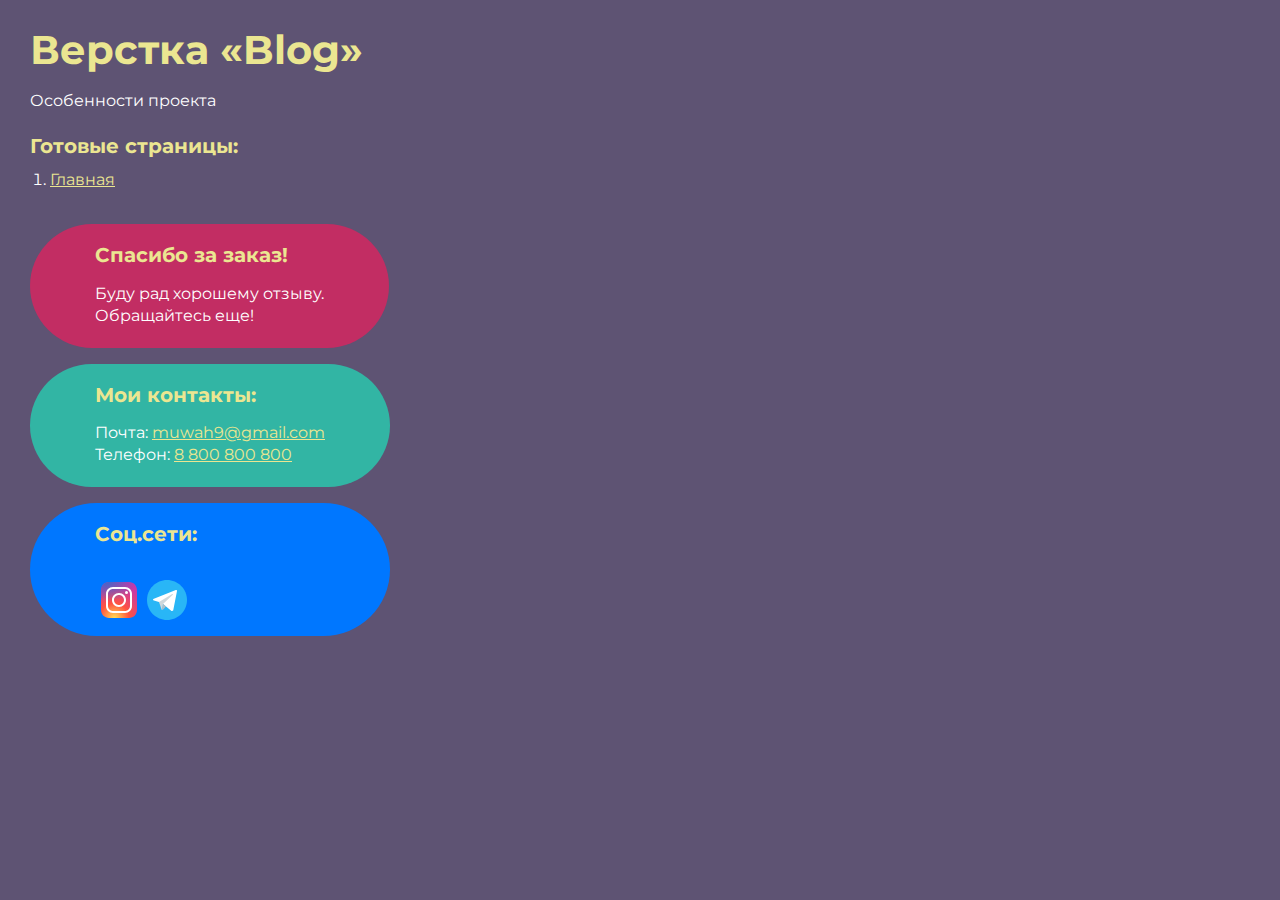
<file: index.html>
<!DOCTYPE html>
<html>

<head>
	<meta charset="UTF-8">
	<meta content="width=device-width, initial-scale=1.0" name="viewport">
	<title>Верстка «Blog»</title>
</head>

<body>
	<div class="rootpage">
		<h1>Верстка «Blog»</h1>
		<div class="rootpage__info">
			Особенности проекта
		</div>
		<h2>Готовые страницы:</h2>
		<ol class="rootpage__list">
			<li><a href="home.html" target="_blank">Главная</a></li>
		</ol>
		<div class="rootpage__tnx">
			<h2>Спасибо за заказ!</h2>
			<p>Буду рад хорошему отзыву.</p>
			<p>Обращайтесь еще!</p>
		</div>
		<div class="rootpage__contacts">
			<h2>Мои контакты:</h2>
			<p>Почта: <a href="mailto:muwah9@gmail.com">muwah9@gmail.com</a></p>
			<p>Телефон: <a href="tel:8800800800">8 800 800 800</a></p>
		</div>
		<div class="rootpage__soc-list">
			<h2>Соц.сети:</h2>
			<ul class="rootpage__socials">
				<li class="rootpage__socials-item">
					<a class="soc-icon" href="https://www.instagram.com/m.ssoldatkin">
						<svg height="48px" viewBox="0 0 48 48" width="48px" xmlns="http://www.w3.org/2000/svg">
							<radialGradient cx="19.38" cy="42.035" gradientUnits="userSpaceOnUse" id="yOrnnhliCrdS2gy~4tD8ma" r="44.899">
								<stop offset="0" stop-color="#fd5" />
								<stop offset=".328" stop-color="#ff543f" />
								<stop offset=".348" stop-color="#fc5245" />
								<stop offset=".504" stop-color="#e64771" />
								<stop offset=".643" stop-color="#d53e91" />
								<stop offset=".761" stop-color="#cc39a4" />
								<stop offset=".841" stop-color="#c837ab" />
							</radialGradient>
							<path d="M34.017,41.99l-20,0.019c-4.4,0.004-8.003-3.592-8.008-7.992l-0.019-20	c-0.004-4.4,3.592-8.003,7.992-8.008l20-0.019c4.4-0.004,8.003,3.592,8.008,7.992l0.019,20	C42.014,38.383,38.417,41.986,34.017,41.99z" fill="url(#yOrnnhliCrdS2gy~4tD8ma)" />
							<radialGradient cx="11.786" cy="5.54" gradientTransform="matrix(1 0 0 .6663 0 1.849)" gradientUnits="userSpaceOnUse" id="yOrnnhliCrdS2gy~4tD8mb" r="29.813">
								<stop offset="0" stop-color="#4168c9" />
								<stop offset=".999" stop-color="#4168c9" stop-opacity="0" />
							</radialGradient>
							<path d="M34.017,41.99l-20,0.019c-4.4,0.004-8.003-3.592-8.008-7.992l-0.019-20	c-0.004-4.4,3.592-8.003,7.992-8.008l20-0.019c4.4-0.004,8.003,3.592,8.008,7.992l0.019,20	C42.014,38.383,38.417,41.986,34.017,41.99z" fill="url(#yOrnnhliCrdS2gy~4tD8mb)" />
							<path d="M24,31c-3.859,0-7-3.14-7-7s3.141-7,7-7s7,3.14,7,7S27.859,31,24,31z M24,19c-2.757,0-5,2.243-5,5	s2.243,5,5,5s5-2.243,5-5S26.757,19,24,19z" fill="#fff" />
							<circle cx="31.5" cy="16.5" fill="#fff" r="1.5" />
							<path d="M30,37H18c-3.859,0-7-3.14-7-7V18c0-3.86,3.141-7,7-7h12c3.859,0,7,3.14,7,7v12	C37,33.86,33.859,37,30,37z M18,13c-2.757,0-5,2.243-5,5v12c0,2.757,2.243,5,5,5h12c2.757,0,5-2.243,5-5V18c0-2.757-2.243-5-5-5H18z" fill="#fff" />
						</svg>
					</a>
				</li>
				<li class="rootpage__socials-item">
					<a class="soc-icon" href="https://t.me/mikhail_soldatkin">
						<svg height="48px" viewBox="0 0 48 48" width="48px" xmlns="http://www.w3.org/2000/svg">
							<path d="M24,4C13,4,4,13,4,24s9,20,20,20s20-9,20-20S35,4,24,4z" fill="#29b6f6" />
							<path d="M34,15l-3.7,19.1c0,0-0.2,0.9-1.2,0.9c-0.6,0-0.9-0.3-0.9-0.3L20,28l-4-2l-5.1-1.4c0,0-0.9-0.3-0.9-1	c0-0.6,0.9-0.9,0.9-0.9l21.3-8.5c0,0,0.7-0.2,1.1-0.2c0.3,0,0.6,0.1,0.6,0.5C34,14.8,34,15,34,15z" fill="#fff" />
							<path d="M23,30.5l-3.4,3.4c0,0-0.1,0.1-0.3,0.1c-0.1,0-0.1,0-0.2,0l1-6L23,30.5z" fill="#b0bec5" />
							<path d="M29.9,18.2c-0.2-0.2-0.5-0.3-0.7-0.1L16,26c0,0,2.1,5.9,2.4,6.9c0.3,1,0.6,1,0.6,1l1-6l9.8-9.1	C30,18.7,30.1,18.4,29.9,18.2z" fill="#cfd8dc" />
						</svg>
					</a>
				</li>
			</ul>
		</div>
	</div>
</body>
<style>
	@charset "UTF-8";
	@import url("https://fonts.googleapis.com/css?family=Montserrat:regular,700&display=swap");

	*,
	*::before,
	*::after {
		padding: 0px;
		margin: 0px;
		border: 0px;
		box-sizing: border-box;
	}

	html,
	body {
		height: 100%;
		margin: 0;
		padding: 0;
		min-width: 320px;
		width: 100%;
		color: #fff;
		background-color: #5e5373;
	}

	body {
		font-family: Montserrat;
		font-size: 100%;
		line-height: 1;
		font-size: 1rem;
	}

	a {
		text-decoration: underline;
		color: #ebe691
	}

	a:visited {
		text-decoration: underline;
		color: #aaa768;
	}

	a:hover {
		text-decoration: none;
	}

	ul li {
		list-style: none;
	}

	img {
		vertical-align: top;
	}

	.wrapper {
		width: 100%;
		min-height: 100%;
		overflow: hidden;
	}

	.rootpage {
		padding: 30px;
		display: flex;
		flex-direction: column;
		align-items: flex-start;
	}

	@media (max-width: 767px) {
		.rootpage {
			padding: 30px 15px;
		}
	}

	h1 {
		color: #ebe691;
		font-size: 2.5rem;
		margin: 0px 0px 1.25rem 0px;
	}

	@media (max-width: 767px) {
		h1 {
			font-size: 1.85rem;
			margin: 0px 0px 1.25rem 0px;
		}
	}

	h2 {
		color: #ebe691;
		font-size: 1.25rem;
		margin: 0px 0px 1rem 0px;
	}

	@media (max-width: 767px) {
		h2 {
			font-size: 1.125rem;
			margin: 0px 0px 1rem 0px;
		}
	}

	.rootpage__info {
		line-height: 140%;
		margin: 0px 0px 1.5rem 0px;
	}

	.rootpage__list {
		margin: 0px 0px 2.25rem 1.25rem;
	}

	.rootpage__list li:not(:last-child) {
		margin: 0px 0px 15px 0px;
	}

	.rootpage__contacts,
	.rootpage__tnx,
	.rootpage__soc-list {
		border-radius: 200px;
		padding: 20px 65px;
		line-height: 140%;
	}

	.rootpage__soc-list {
		background: #0077ff;
		width: 360px;
		max-width: 360px;
		min-width: 200px;
		margin: 1rem 0 0 0;
	}

	@media (max-width: 767px) {

		.rootpage__contacts,
		.rootpage__tnx,
		.rootpage__soc-list {
			border-radius: 40px;
			padding: 20px;
		}

		.rootpage__soc-list {
			width: 270px;
		}
	}

	.rootpage__contacts {
		background: #32b5a4;

	}

	.rootpage__contacts a {
		color: #ebe691;
	}

	.rootpage__tnx {
		background: #c22d63;
		margin: 0px 0px 1rem 0px;
	}


	.soc-icon svg {
		position: relative;
		top: 15px;
		transition: all 0.5s ease-in-out;
	}

	.soc-icon:hover svg,
	.soc-icon:focus svg {
		transform: translateY(-15px);
	}


	.rootpage__socials {
		display: flex;
		flex-wrap: wrap;
	}

	.rootpage__socials li {
		color: #ebe691;
	}
</style>

</html>
</file>
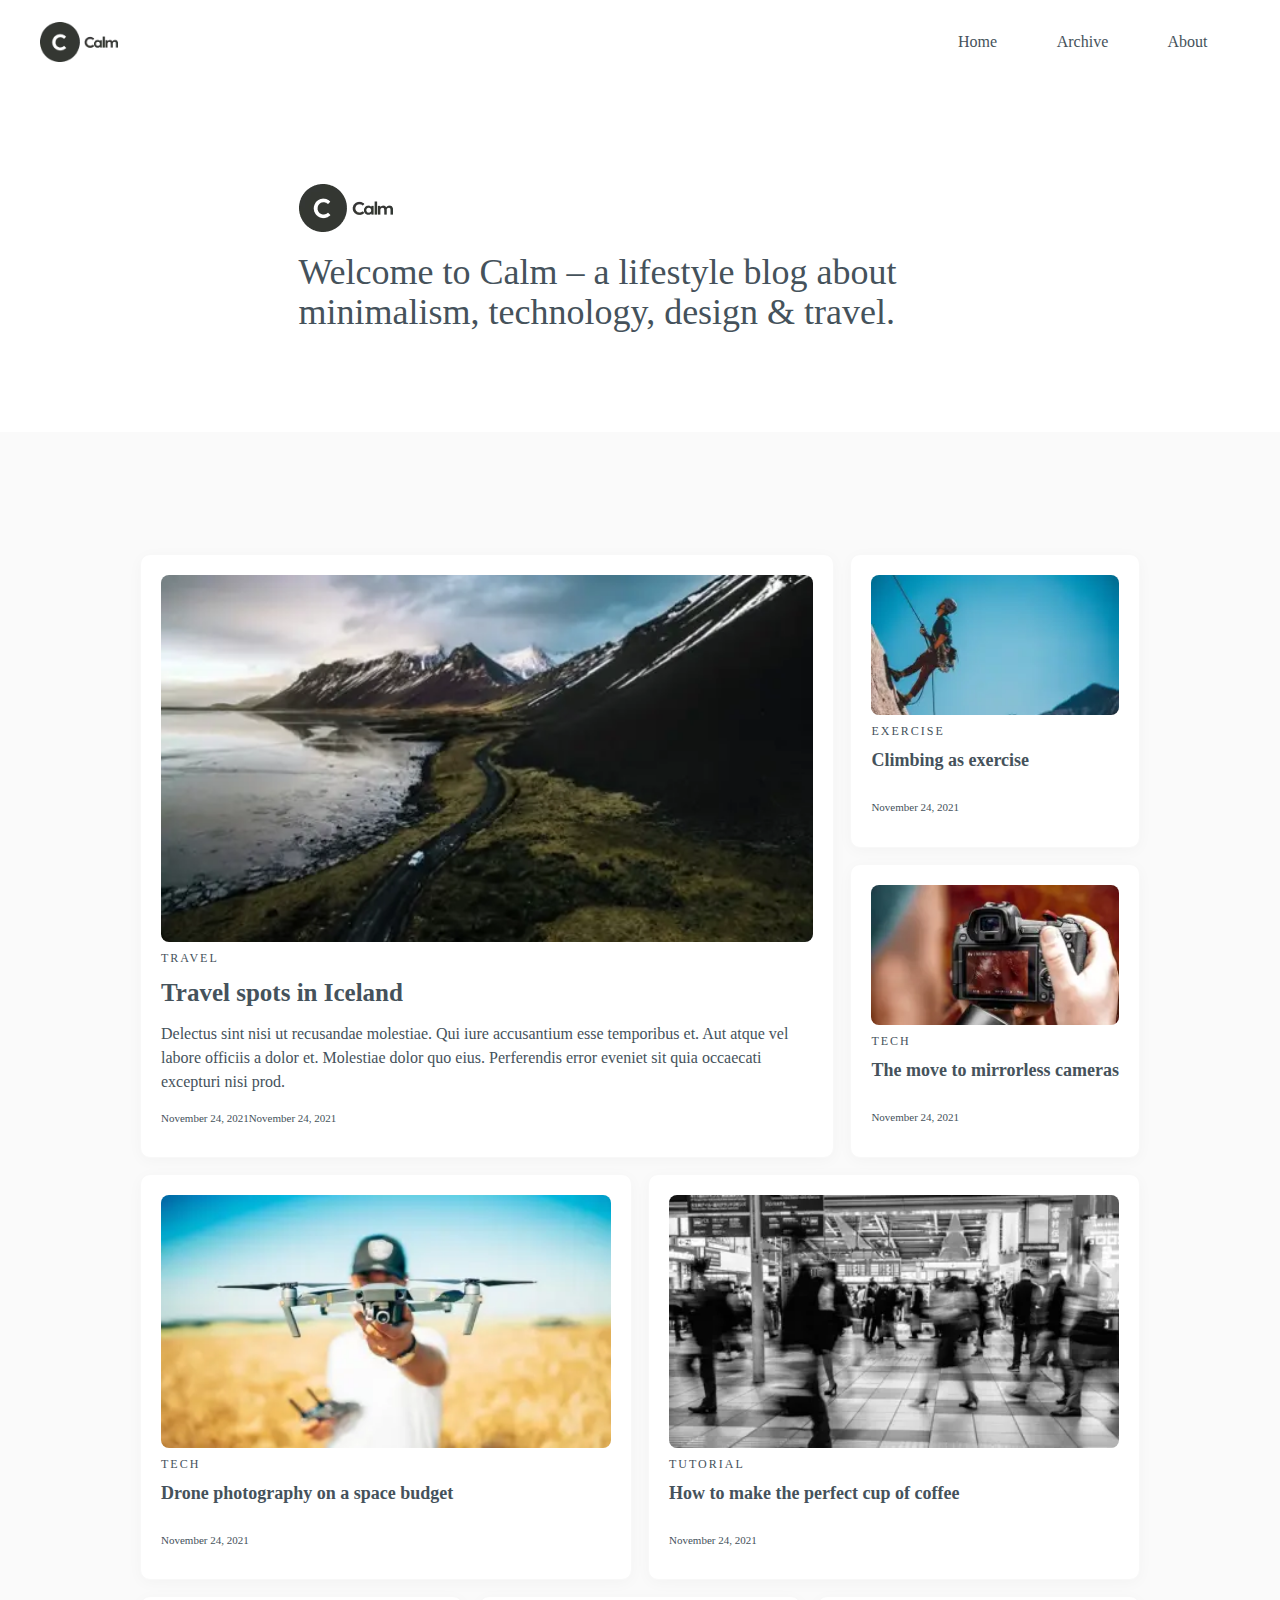
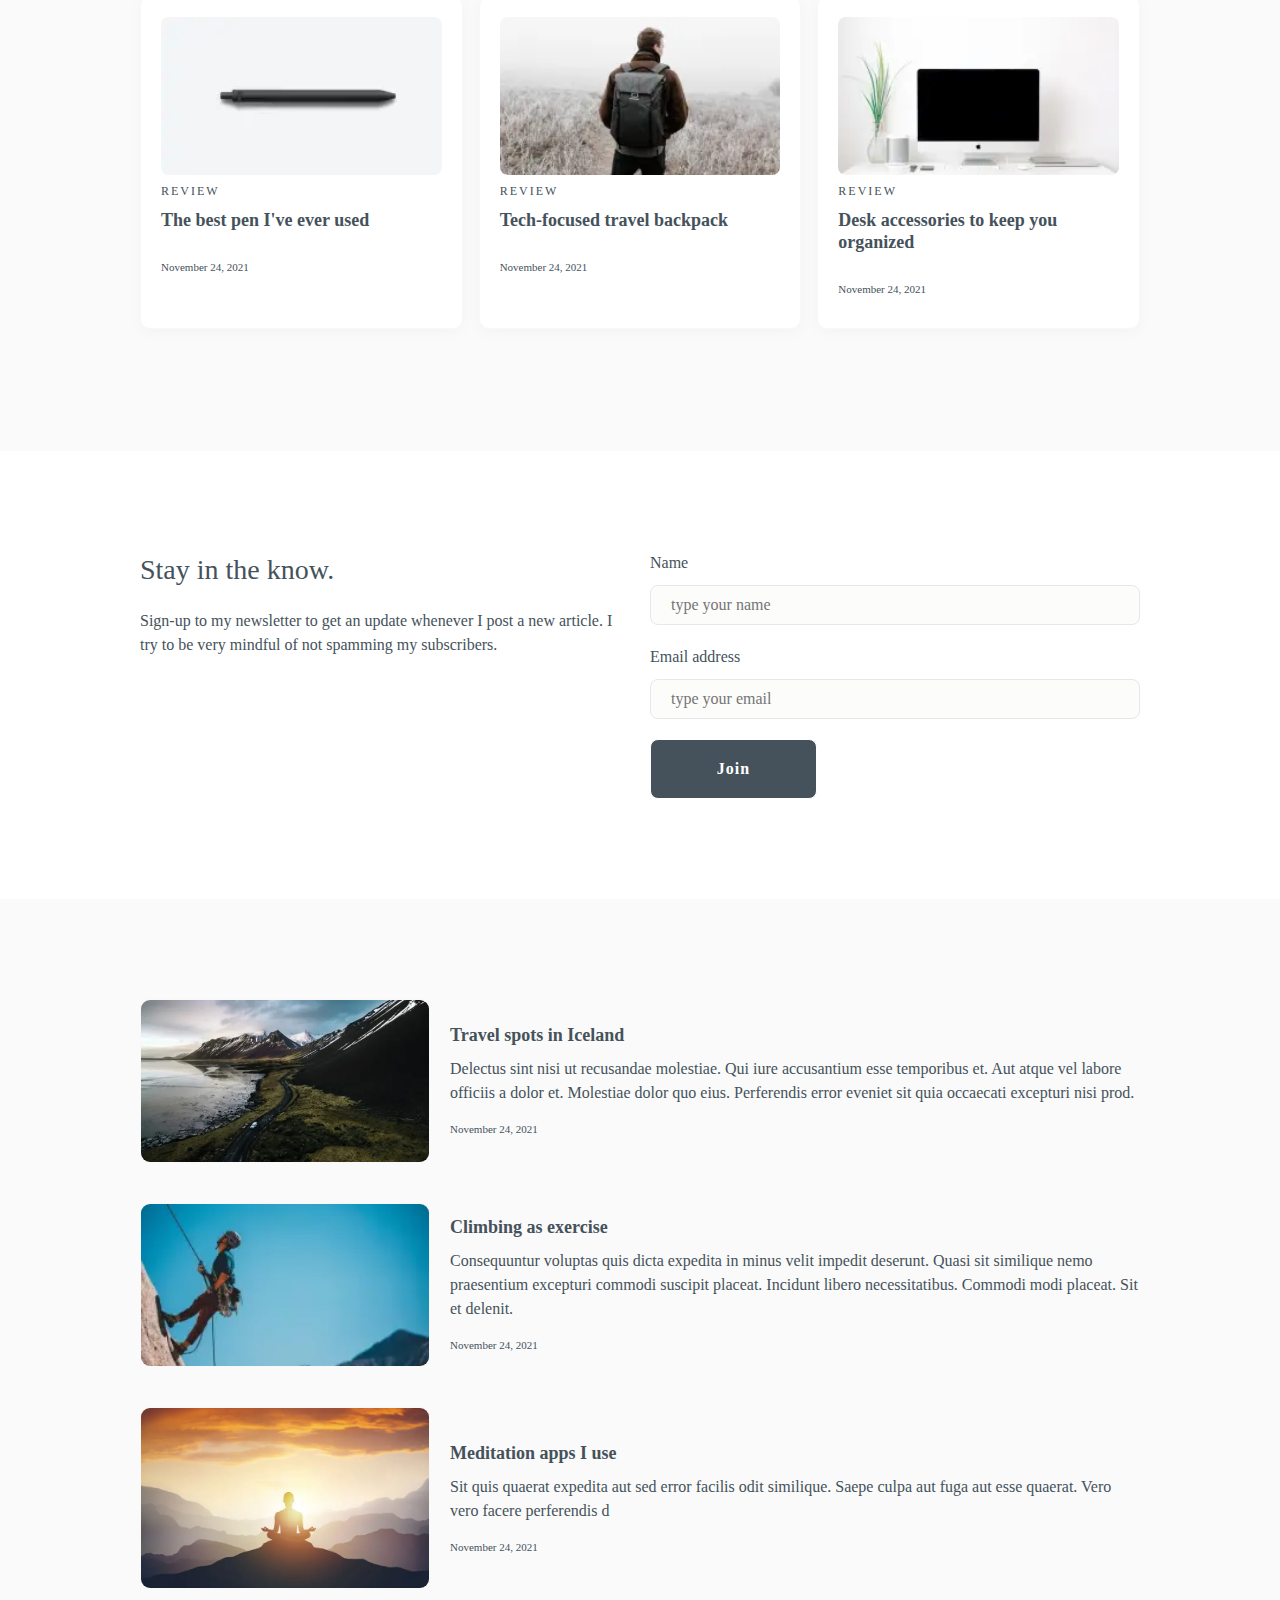
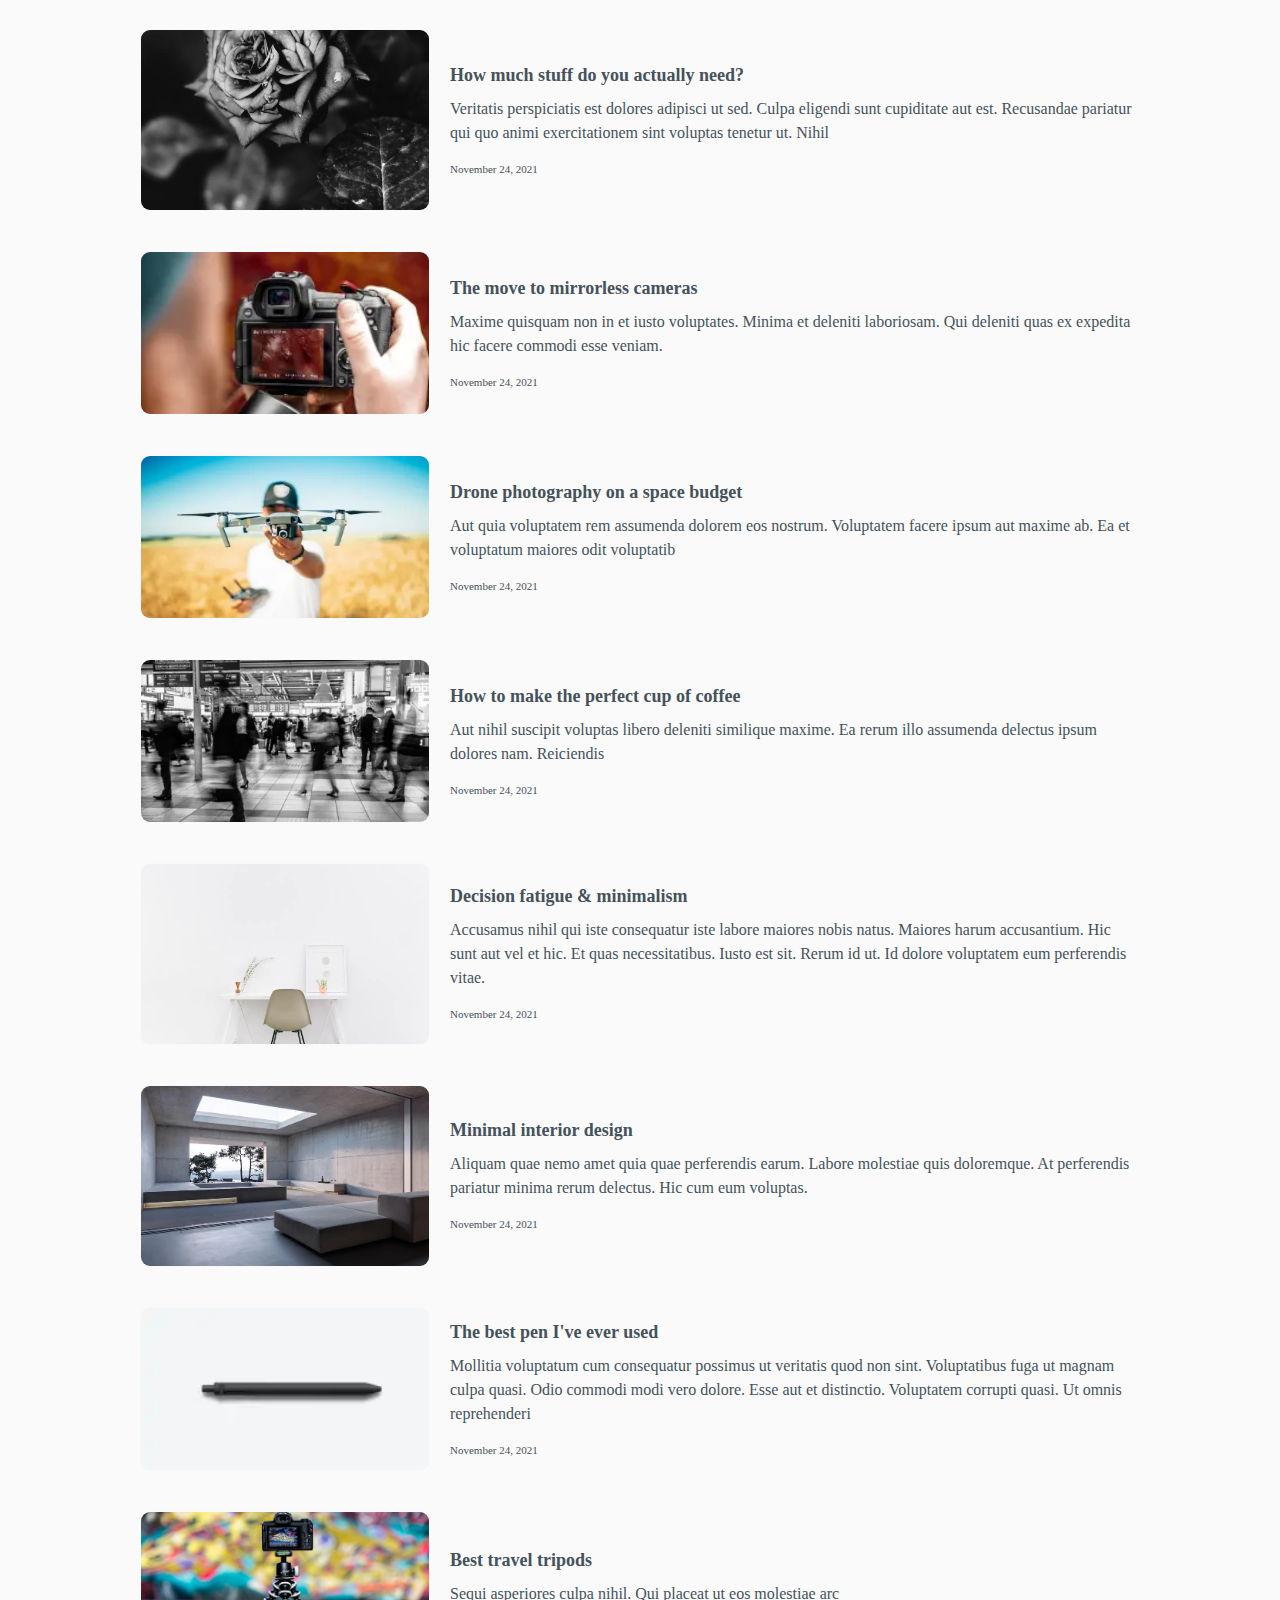
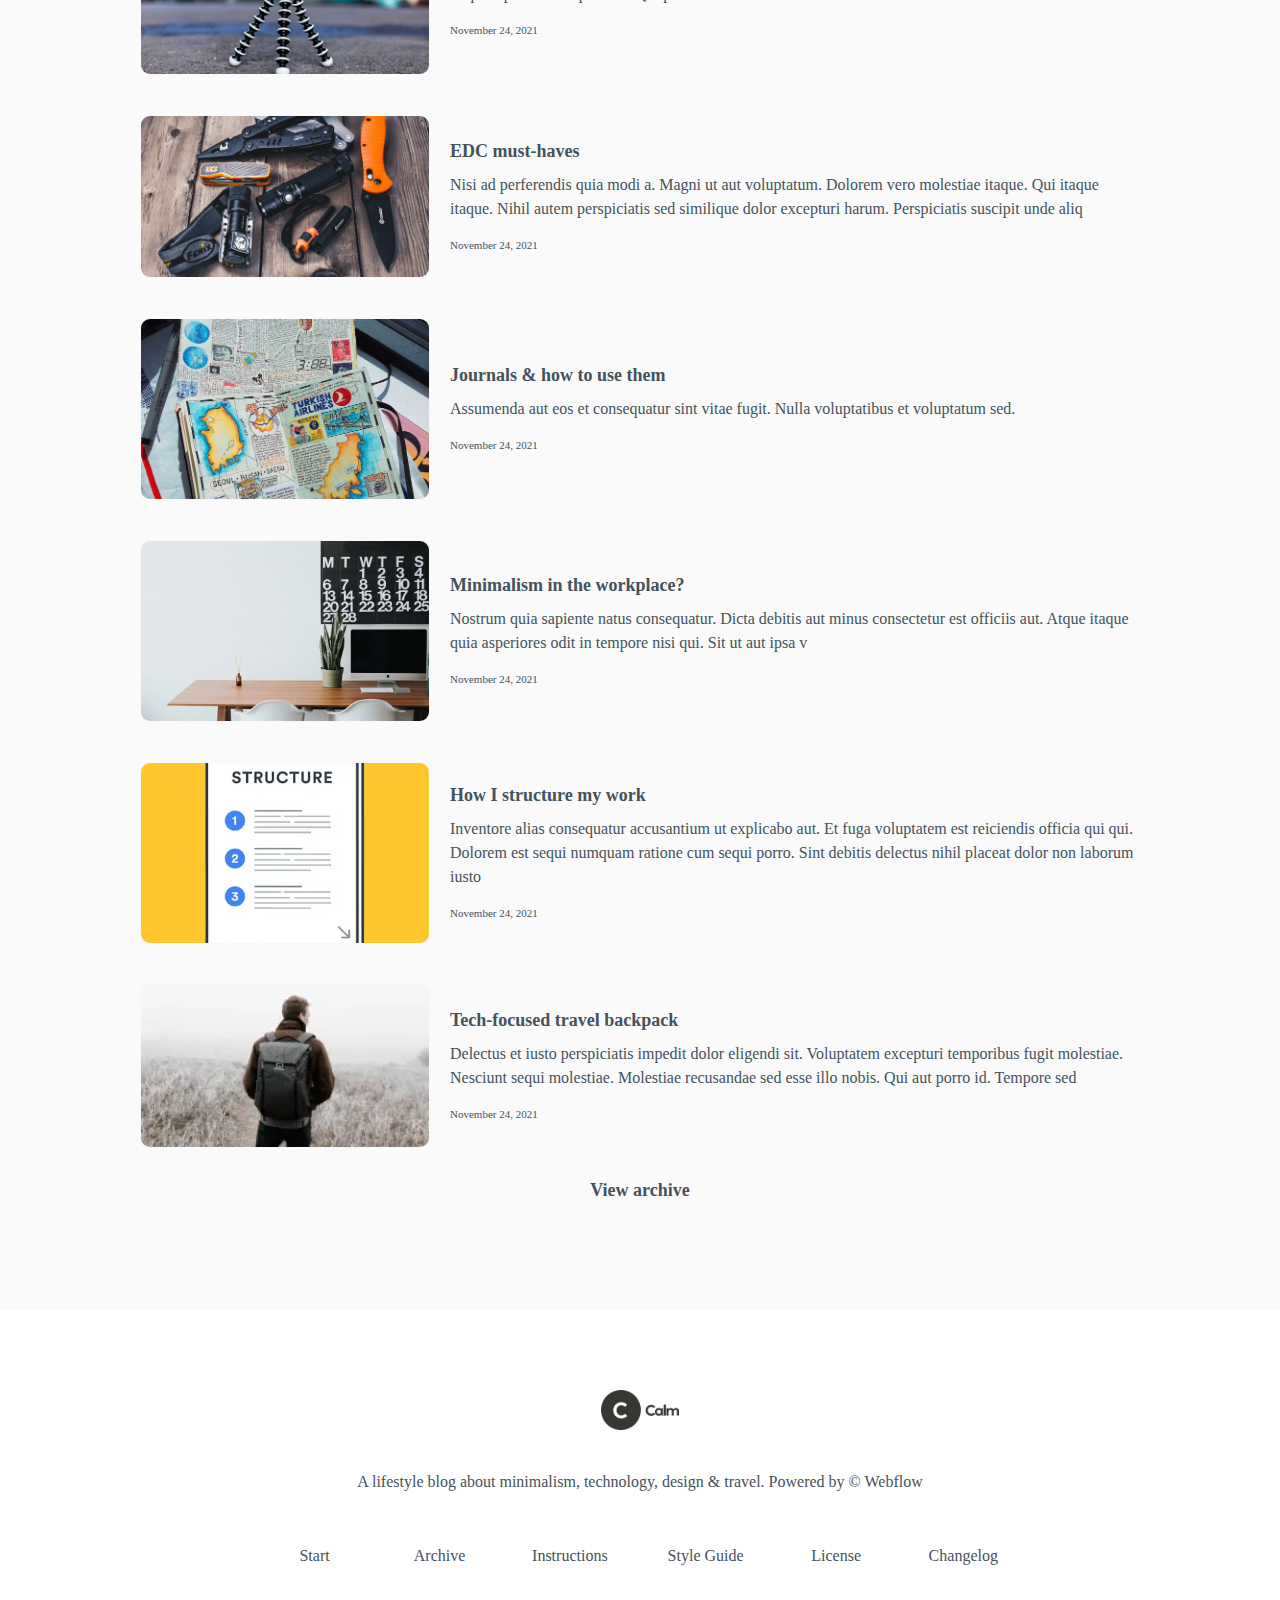
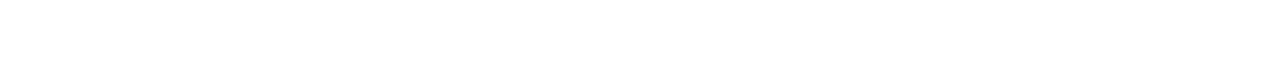
<file: home.html>
<!DOCTYPE html>
<html lang="ru">

<head>
	<title>Главная</title>
	<meta charset="UTF-8">
	<meta content="telephone=no" name="format-detection">
	<meta content="template" name="description">
	<!-- <style>body{opacity: 0;}</style> -->
	<link href="css/style.min.css?_v=20220328133436" rel="stylesheet">
	<link href="favicon.ico" rel="shortcut icon">
	<link href="manifest.webmanifest" rel="manifest">
	<!-- <meta name="robots" content="noindex, nofollow"> -->
	<meta content="width=device-width, initial-scale=1.0" name="viewport">
</head>

<body>
	<div class="wrapper">
		<header class="header">
			<div class="header__container">
				<nav class="header__navigation header__navigation--open header__navigation--no-js">
					<a class="header__logo" href="#">
						<picture><source srcset="img/logo.webp" type="image/webp"><img alt="logo" src="img/logo.png"></picture>
					</a>
					<ul class="header__menu">
						<li class="header__item">
							<a class="header__link" href="">Home</a>
						</li>
						<li class="header__item">
							<a class="header__link" href="">Archive</a>
						</li>
						<li class="header__item">
							<a class="header__link" href="">About</a>
						</li>
					</ul>
				</nav>
			</div>
		</header>

		<main class="page">
			<section class="welcome">
				<div class="welcome__container">
					<picture><source srcset="img/logo.webp" type="image/webp"><img alt="logo with title" class="welcome__logo" src="img/logo.png"></picture>
					<h1 class="welcome__title">Welcome to Calm – a lifestyle blog about minimalism, technology, design & travel.</h1>
				</div>
			</section>

			<section class="blog">
				<div class="blog__container">
					<div class="blog__list">
						<div class="blog__item blog__item--main-item">
							<div class="blog__image"><picture><source srcset="img/iceland.webp" type="image/webp"><img alt="Iceland" src="img/iceland.png"></picture></div>
							<p class="blog__tag">travel</p>
							<h2 class="blog__title">Travel spots in Iceland</h2>
							<p class="blog__text">Delectus sint nisi ut recusandae molestiae. Qui iure accusantium esse temporibus et. Aut atque vel labore officiis a dolor et. Molestiae dolor quo
								eius. Perferendis error eveniet sit quia occaecati excepturi nisi prod.</p>
							<p class="blog__data">November 24, 2021November 24, 2021</p>
						</div>
						<div class="blog__list blog__list--column">
							<div class="blog__item blog__item--small">
								<div class="blog__image"><picture><source srcset="img/climbing.webp" type="image/webp"><img alt="Exercise" src="img/climbing.png"></picture></div>
								<p class="blog__tag">Exercise</p>
								<h2 class="blog__title">Climbing as exercise</h2>
								<p class="blog__data">November 24, 2021</p>
							</div>
							<div class="blog__item blog__item--small">
								<div class="blog__image"><picture><source srcset="img/photo.webp" type="image/webp"><img alt="photo" src="img/photo.png"></picture></div>
								<p class="blog__tag">tech</p>
								<h2 class="blog__title">The move to mirrorless cameras</h2>
								<p class="blog__data">November 24, 2021</p>
							</div>
						</div>
					</div>
					<div class="blog__list">
						<div class="blog__item">
							<div class="blog__image"><picture><source srcset="img/drone.webp" type="image/webp"><img alt="DRONE" src="img/drone.png"></picture></div>
							<p class="blog__tag">tech</p>
							<h2 class="blog__title">Drone photography on a space budget</h2>
							<p class="blog__data">November 24, 2021</p>
						</div>
						<div class="blog__item">
							<div class="blog__image"><picture><source srcset="img/coffee.webp" type="image/webp"><img alt="coffee" src="img/coffee.png"></picture></div>
							<p class="blog__tag">Tutorial</p>
							<h2 class="blog__title">How to make the perfect cup of coffee</h2>
							<p class="blog__data">November 24, 2021</p>
						</div>
					</div>
					<div class="blog__list blog__list--small">
						<div class="blog__item">
							<div class="blog__image"><picture><source srcset="img/penci.webp" type="image/webp"><img alt="review" src="img/penci.png"></picture></div>
							<p class="blog__tag">review</p>
							<h2 class="blog__title">The best pen I've ever used</h2>
							<p class="blog__data">November 24, 2021</p>
						</div>
						<div class="blog__item">
							<div class="blog__image"><picture><source srcset="img/backpack.webp" type="image/webp"><img alt="Back Pack" src="img/backpack.png"></picture></div>
							<p class="blog__tag">review</p>
							<h2 class="blog__title">Tech-focused travel backpack</h2>
							<p class="blog__data">November 24, 2021</p>
						</div>
						<div class="blog__item">
							<div class="blog__image"><picture><source srcset="img/imac.webp" type="image/webp"><img alt="iMac" src="img/imac.png"></picture></div>
							<p class="blog__tag">review</p>
							<h2 class="blog__title">Desk accessories to keep you organized</h2>
							<p class="blog__data">November 24, 2021</p>
						</div>
					</div>
				</div>
			</section>

			<section class="newsletter">
				<div class="newsletter__container">
					<div class="newsletter__description">
						<h2 class="newsletter__title">Stay in the know.</h2>
						<p class="newsletter__text">Sign-up to my newsletter to get an update whenever I post a new article. I try to be very mindful of not spamming my subscribers.</p>
					</div>
					<form class="newsletter__form" method="get">
						<fieldset class="newsletter__fieldset">
							<legend class="newsletter__legend">Name</legend>
							<label class="newsletter__label" for="name">
								<input id="name" name="name" placeholder="type your name" type="text">
							</label>
						</fieldset>
						<fieldset class="newsletter__fieldset">
							<legend class="newsletter__legend">Email address</legend>
							<label class="newsletter__label" for="email">
								<input id="email" name="email" placeholder="type your email" type="email">
							</label>
						</fieldset>
						<button aria-label="send" class="newsletter__button">Join</button>
					</form>
				</div>
			</section>

			<section class="info">
				<div class="info__container">
					<ul class="info__list">
						<li class="info__item">
							<div class="info__image"><picture><source srcset="img/iceland.webp" type="image/webp"><img alt="iceland" src="img/iceland.png"></picture></div>
							<div class="info__description">
								<h3 class="info__title">
									Travel spots in Iceland</h3>
								<p class="info__text">Delectus sint nisi ut recusandae molestiae. Qui iure accusantium esse temporibus et. Aut atque vel labore officiis a dolor et. Molestiae dolor quo
									eius. Perferendis error eveniet sit quia occaecati excepturi nisi prod.</p>
								<p class="info__data">November 24, 2021</p>
							</div>
						</li>
						<li class="info__item">
							<div class="info__image"><picture><source srcset="img/climbing.webp" type="image/webp"><img alt="climbing" src="img/climbing.png"></picture></div>
							<div class="info__description">
								<h3 class="info__title">Climbing as exercise</h3>
								<p class="info__text">Consequuntur voluptas quis dicta expedita in minus velit impedit deserunt. Quasi sit similique nemo praesentium excepturi commodi suscipit placeat.
									Incidunt libero necessitatibus. Commodi modi placeat. Sit et delenit.</p>
								<p class="info__data">November 24, 2021</p>
							</div>
						</li>
						<li class="info__item">
							<div class="info__image"><picture><source srcset="img/meditation.webp" type="image/webp"><img alt="meditation" src="img/meditation.jpg"></picture></div>
							<div class="info__description">
								<h3 class="info__title">Meditation apps I use</h3>
								<p class="info__text">Sit quis quaerat expedita aut sed error facilis odit similique. Saepe culpa aut fuga aut esse quaerat. Vero vero facere perferendis d</p>
								<p class="info__data">November 24, 2021</p>
							</div>
						</li>
						<li class="info__item">
							<div class="info__image"><picture><source srcset="img/stuff.webp" type="image/webp"><img alt="stuff" src="img/stuff.jpg"></picture></div>
							<div class="info__description">
								<h3 class="info__title">How much stuff do you actually need?</h3>
								<p class="info__text">Veritatis perspiciatis est dolores adipisci ut sed. Culpa eligendi sunt cupiditate aut est. Recusandae pariatur qui quo animi exercitationem sint
									voluptas tenetur ut. Nihil</p>
								<p class="info__data">November 24, 2021</p>
							</div>
						</li>
						<li class="info__item">
							<div class="info__image"><picture><source srcset="img/photo.webp" type="image/webp"><img alt="photo" src="img/photo.png"></picture></div>
							<div class="info__description">
								<h3 class="info__title">The move to mirrorless cameras</h3>
								<p class="info__text">Maxime quisquam non in et iusto voluptates. Minima et deleniti laboriosam. Qui deleniti quas ex expedita hic facere commodi esse veniam.</p>
								<p class="info__data">November 24, 2021</p>
							</div>
						</li>
						<li class="info__item">
							<div class="info__image"><picture><source srcset="img/drone.webp" type="image/webp"><img alt="drone" src="img/drone.png"></picture></div>
							<div class="info__description">
								<h3 class="info__title">Drone photography on a space budget</h3>
								<p class="info__text">Aut quia voluptatem rem assumenda dolorem eos nostrum. Voluptatem facere ipsum aut maxime ab. Ea et voluptatum maiores odit voluptatib</p>
								<p class="info__data">November 24, 2021</p>
							</div>
						</li>
						<li class="info__item">
							<div class="info__image"><picture><source srcset="img/coffee.webp" type="image/webp"><img alt="coffee shop" src="img/coffee.png"></picture></div>
							<div class="info__description">
								<h3 class="info__title">How to make the perfect cup of coffee</h3>
								<p class="info__text">Aut nihil suscipit voluptas libero deleniti similique maxime. Ea rerum illo assumenda delectus ipsum dolores nam. Reiciendis</p>
								<p class="info__data">November 24, 2021</p>
							</div>
						</li>
						<li class="info__item">
							<div class="info__image"><picture><source srcset="img/minimalism.webp" type="image/webp"><img alt="minimalism" src="img/minimalism.jpg"></picture></div>
							<div class="info__description">
								<h3 class="info__title">Decision fatigue & minimalism</h3>
								<p class="info__text">Accusamus nihil qui iste consequatur iste labore maiores nobis natus. Maiores harum accusantium. Hic sunt aut vel et hic. Et quas necessitatibus.
									Iusto est sit. Rerum id ut. Id dolore voluptatem eum perferendis vitae.</p>
								<p class="info__data">November 24, 2021</p>
							</div>
						</li>
						<li class="info__item">
							<div class="info__image"><picture><source srcset="img/interior.webp" type="image/webp"><img alt="interior" src="img/interior.jpg"></picture></div>
							<div class="info__description">
								<h3 class="info__title">Minimal interior design</h3>
								<p class="info__text">Aliquam quae nemo amet quia quae perferendis earum. Labore molestiae quis doloremque. At perferendis pariatur minima rerum delectus. Hic cum eum
									voluptas.</p>
								<p class="info__data">November 24, 2021</p>
							</div>
						</li>
						<li class="info__item">
							<div class="info__image"><picture><source srcset="img/penci.webp" type="image/webp"><img alt="pencil" src="img/penci.png"></picture></div>
							<div class="info__description">
								<h3 class="info__title">The best pen I've ever used</h3>
								<p class="info__text">Mollitia voluptatum cum consequatur possimus ut veritatis quod non sint. Voluptatibus fuga ut magnam culpa quasi. Odio commodi modi vero dolore.
									Esse aut et distinctio. Voluptatem corrupti quasi. Ut omnis reprehenderi</p>
								<p class="info__data">November 24, 2021</p>
							</div>
						</li>
						<li class="info__item">
							<div class="info__image"><picture><source srcset="img/tripod.webp" type="image/webp"><img alt="tripod" src="img/tripod.jpg"></picture></div>
							<div class="info__description">
								<h3 class="info__title">Best travel tripods</h3>
								<p class="info__text">Sequi asperiores culpa nihil. Qui placeat ut eos molestiae arc</p>
								<p class="info__data">November 24, 2021</p>
							</div>
						</li>
						<li class="info__item">
							<div class="info__image"><img alt="edc" src="img/edc.webp"></div>
							<div class="info__description">
								<h3 class="info__title">EDC must-haves</h3>
								<p class="info__text">Nisi ad perferendis quia modi a. Magni ut aut voluptatum. Dolorem vero molestiae itaque. Qui itaque itaque. Nihil autem perspiciatis sed similique
									dolor excepturi harum. Perspiciatis suscipit unde aliq</p>
								<p class="info__data">November 24, 2021</p>
							</div>
						</li>
						<li class="info__item">
							<div class="info__image"><picture><source srcset="img/journal.webp" type="image/webp"><img alt="journal" src="img/journal.jpg"></picture></div>
							<div class="info__description">
								<h3 class="info__title">Journals & how to use them</h3>
								<p class="info__text">Assumenda aut eos et consequatur sint vitae fugit. Nulla voluptatibus et voluptatum sed.</p>
								<p class="info__data">November 24, 2021</p>
							</div>
						</li>
						<li class="info__item">
							<div class="info__image"><picture><source srcset="img/workplace.webp" type="image/webp"><img alt="workplace" src="img/workplace.jpg"></picture></div>
							<div class="info__description">
								<h3 class="info__title">Minimalism in the workplace?</h3>
								<p class="info__text">Nostrum quia sapiente natus consequatur. Dicta debitis aut minus consectetur est officiis aut. Atque itaque quia asperiores odit in tempore nisi
									qui. Sit ut aut ipsa v</p>
								<p class="info__data">November 24, 2021</p>
							</div>
						</li>
						<li class="info__item">
							<div class="info__image"><picture><source srcset="img/structure.webp" type="image/webp"><img alt="structure" src="img/structure.png"></picture></div>
							<div class="info__description">
								<h3 class="info__title">How I structure my work</h3>
								<p class="info__text">Inventore alias consequatur accusantium ut explicabo aut. Et fuga voluptatem est reiciendis officia qui qui. Dolorem est sequi numquam ratione cum
									sequi porro. Sint debitis delectus nihil placeat dolor non laborum iusto</p>
								<p class="info__data">November 24, 2021</p>
							</div>
						</li>
						<li class="info__item">
							<div class="info__image"><picture><source srcset="img/backpack.webp" type="image/webp"><img alt="backpack" src="img/backpack.png"></picture></div>
							<div class="info__description">
								<h3 class="info__title">Tech-focused travel backpack</h3>
								<p class="info__text">Delectus et iusto perspiciatis impedit dolor eligendi sit. Voluptatem excepturi temporibus fugit molestiae. Nesciunt sequi molestiae. Molestiae
									recusandae sed esse illo nobis. Qui aut porro id. Tempore sed</p>
								<p class="info__data">November 24, 2021</p>
							</div>
						</li>
					</ul>
					<a class="info__link" href="#">View archive</a>
				</div>
			</section>

		</main>
		<footer class="footer">
			<div class="footer__container">
				<a class="footer__logo header__logo" href="#">
					<picture><source srcset="img/logo.webp" type="image/webp"><img alt="logo footer" src="img/logo.png"></picture>
				</a>
				<p class="footer__create-by">A lifestyle blog about minimalism, technology, design & travel. Powered by &copy; Webflow</p>
				<ul class="footer__menu">
					<li class="footer__item">
						<a class="footer__link" href="#">Start</a>
					</li>
					<li class="footer__item">
						<a class="footer__link" href="#">Archive</a>
					</li>
					<li class="footer__item">
						<a class="footer__link" href="#">Instructions</a>
					</li>
					<li class="footer__item">
						<a class="footer__link" href="#">Style Guide</a>
					</li>
					<li class="footer__item">
						<a class="footer__link" href="#">License</a>
					</li>
					<li class="footer__item">
						<a class="footer__link" href="#">Changelog</a>
					</li>
				</ul>
			</div>
		</footer>

	</div>
	<!-- 
<div id="popup" aria-hidden="true" class="popup">
	<div class="popup__wrapper">
		<div class="popup__content">
			<button data-close type="button" class="popup__close">Закрыть</button>
			<div class="popup__text">
			</div>
		</div>
	</div>
</div>
 -->

	<script src="js/app.min.js?_v=20220328133436"></script>
</body>

</html>
</file>
<file: css/style.min.css>
@charset "UTF-8";@font-face{font-family:icons;font-display:swap;src:url(../fonts/icons.woff2) format("woff2"),url(../fonts/icons.woff) format("woff");font-weight:400;font-style:normal}*{margin:0;padding:0;border:0}*,:after,:before{-webkit-box-sizing:border-box;box-sizing:border-box}body,html{min-width:320px;height:100%}body{color:#000;font-family:"";font-size:1rem;line-height:1;-ms-text-size-adjust:100%;-moz-text-size-adjust:100%;-webkit-text-size-adjust:100%;-webkit-font-smoothing:antialiased;-moz-osx-font-smoothing:grayscale}button,input,textarea{font-family:"";font-size:inherit}button{cursor:pointer;color:inherit;background-color:inherit}a{color:inherit}a:link,a:visited{text-decoration:none}a:hover{text-decoration:none}ul li{list-style:none}img{vertical-align:top}h1,h2,h3,h4,h5,h6{font-size:inherit;font-weight:inherit}body{min-width:320px;margin:0;padding:0;overflow-x:hidden;color:#45525b;background-color:#fafafa;font-family:"";font-weight:400;font-style:normal;line-height:24px;-webkit-tap-highlight-color:transparent}.wrapper{min-height:100%;overflow:hidden;display:-webkit-box;display:-ms-flexbox;display:flex;-webkit-box-orient:vertical;-webkit-box-direction:normal;-ms-flex-direction:column;flex-direction:column}.wrapper>main{-webkit-box-flex:1;-ms-flex:1 1 auto;flex:1 1 auto}.wrapper>*{min-width:0}.title{font-size:18px;line-height:24px}[class*=__container]{max-width:62.5rem;-webkit-box-sizing:content-box;box-sizing:content-box;margin:0 auto;padding:0 .9375rem}[class*=-ibg]{position:relative}[class*=-ibg] img{position:absolute;top:0;left:0;width:100%;height:100%;-o-object-fit:cover;object-fit:cover}[class*=-ibg_contain] img{-o-object-fit:contain;object-fit:contain}.visually-hidden{position:absolute;width:1px;height:1px;margin:-1px;padding:0;overflow:hidden;clip:rect(0 0 0 0);white-space:nowrap;border:0;-webkit-clip-path:inset(100%);clip-path:inset(100%)}.header{min-height:40px;padding:20px 0;background-color:#fff}.header__container{max-width:75rem;min-height:inherit}.header__navigation{min-height:inherit;display:-webkit-box;display:-ms-flexbox;display:flex;-webkit-box-align:center;-ms-flex-align:center;align-items:center;-webkit-box-pack:justify;-ms-flex-pack:justify;justify-content:space-between;gap:20px}.header__logo{position:relative;width:78px;height:40px}.header__logo img{width:100%;height:100%}.header__menu{display:-webkit-box;display:-ms-flexbox;display:flex;-webkit-box-align:center;-ms-flex-align:center;align-items:center;-ms-flex-wrap:wrap;flex-wrap:wrap}.header__item{padding:10px 20px;cursor:pointer;-webkit-transition:all .35s ease;-o-transition:all .35s ease;transition:all .35s ease;text-align:center}.header__item:focus,.header__item:hover{color:#fff;background-color:#45525b;font-weight:700}.header__link{min-width:65px;display:block}.icon-menu{display:none}.footer{background-color:#fff}@supports (padding-top:clamp(2.5rem ,1.3732394366rem + 5.6338028169vw ,5rem)){.footer{padding-top:clamp(2.5rem ,1.3732394366rem + 5.6338028169vw ,5rem)}}@supports not (padding-top:clamp(2.5rem ,1.3732394366rem + 5.6338028169vw ,5rem)){.footer{padding-top:calc(2.5rem + 2.5 * (100vw - 20rem)/ 44.375)}}@supports (padding-bottom:clamp(2.5rem ,1.3732394366rem + 5.6338028169vw ,5rem)){.footer{padding-bottom:clamp(2.5rem ,1.3732394366rem + 5.6338028169vw ,5rem)}}@supports not (padding-bottom:clamp(2.5rem ,1.3732394366rem + 5.6338028169vw ,5rem)){.footer{padding-bottom:calc(2.5rem + 2.5 * (100vw - 20rem)/ 44.375)}}.footer__container{max-width:75rem;display:-webkit-box;display:-ms-flexbox;display:flex;-webkit-box-align:center;-ms-flex-align:center;align-items:center;-webkit-box-orient:vertical;-webkit-box-direction:normal;-ms-flex-direction:column;flex-direction:column;gap:40px}.footer__create-by{text-align:center}.footer__menu{width:100%;display:-webkit-box;display:-ms-flexbox;display:flex;-ms-flex-wrap:wrap;flex-wrap:wrap;-webkit-box-pack:center;-ms-flex-pack:center;justify-content:center;gap:20px}.footer__item{padding:10px 20px;cursor:pointer;-webkit-transition:all .35s ease;-o-transition:all .35s ease;transition:all .35s ease;text-align:center}.footer__item:focus,.footer__item:hover{color:#fff;background-color:#45525b}.footer__link{min-width:65px;display:block}.welcome{background-color:#fff}@supports (padding-top:clamp(2.5rem ,0.8098591549rem + 8.4507042254vw ,6.25rem)){.welcome{padding-top:clamp(2.5rem ,.8098591549rem + 8.4507042254vw ,6.25rem)}}@supports not (padding-top:clamp(2.5rem ,0.8098591549rem + 8.4507042254vw ,6.25rem)){.welcome{padding-top:calc(2.5rem + 3.75 * (100vw - 20rem)/ 44.375)}}@supports (padding-bottom:clamp(2.5rem ,0.8098591549rem + 8.4507042254vw ,6.25rem)){.welcome{padding-bottom:clamp(2.5rem ,.8098591549rem + 8.4507042254vw ,6.25rem)}}@supports not (padding-bottom:clamp(2.5rem ,0.8098591549rem + 8.4507042254vw ,6.25rem)){.welcome{padding-bottom:calc(2.5rem + 3.75 * (100vw - 20rem)/ 44.375)}}.welcome__container{max-width:683px}.welcome__logo{width:94px;height:48px}.welcome__logo img{width:100%;height:100%}.welcome__title{margin-top:20px;font-size:36px;line-height:40px}@supports (padding-top:clamp(2.5rem ,0.6408450704rem + 9.2957746479vw ,6.625rem)){.blog{padding-top:clamp(2.5rem ,.6408450704rem + 9.2957746479vw ,6.625rem)}}@supports not (padding-top:clamp(2.5rem ,0.6408450704rem + 9.2957746479vw ,6.625rem)){.blog{padding-top:calc(2.5rem + 4.125 * (100vw - 20rem)/ 44.375)}}@supports (padding-bottom:clamp(2.5rem ,0.6408450704rem + 9.2957746479vw ,6.625rem)){.blog{padding-bottom:clamp(2.5rem ,.6408450704rem + 9.2957746479vw ,6.625rem)}}@supports not (padding-bottom:clamp(2.5rem ,0.6408450704rem + 9.2957746479vw ,6.625rem)){.blog{padding-bottom:calc(2.5rem + 4.125 * (100vw - 20rem)/ 44.375)}}.blog__list{display:-webkit-box;display:-ms-flexbox;display:flex;gap:16px}.blog__list:nth-child(2n+1){margin:16px auto}.blog__list--column{-webkit-box-orient:vertical;-webkit-box-direction:normal;-ms-flex-direction:column;flex-direction:column}.blog__item{padding:20px 20px 30px 20px;display:-webkit-box;display:-ms-flexbox;display:flex;-webkit-box-flex:1;-ms-flex:1 1;flex:1 1;-webkit-box-orient:vertical;-webkit-box-direction:normal;-ms-flex-direction:column;flex-direction:column;cursor:pointer;-webkit-transition:all .35s ease;-o-transition:all .35s ease;transition:all .35s ease;border:1px solid #f8f8f8;border-radius:10px;background:#fff;-webkit-box-shadow:0 3px 15px rgba(0,0,0,.03);box-shadow:0 3px 15px rgba(0,0,0,.03)}.blog__item:focus,.blog__item:hover{-webkit-box-shadow:10px 10px 5px rgba(0,0,0,.5);box-shadow:10px 10px 5px rgba(0,0,0,.5)}.blog__item--main-item{-webkit-box-flex:2;-ms-flex:2;flex:2}.blog__item--main-item .blog__title{font-size:25px;line-height:34px}.blog__image{position:relative}.blog__image img{width:100%;height:100%;border-radius:8px}.blog__tag{margin-top:10px;letter-spacing:2px;text-transform:uppercase;font-size:12px;line-height:12px}.blog__title{margin:12px 0;font-size:18px;font-weight:700;line-height:22px}.blog__data{margin-top:16px;font-size:11px;line-height:17px}.newsletter{background-color:#fff}@supports (padding-top:clamp(2.5rem ,0.8098591549rem + 8.4507042254vw ,6.25rem)){.newsletter{padding-top:clamp(2.5rem ,.8098591549rem + 8.4507042254vw ,6.25rem)}}@supports not (padding-top:clamp(2.5rem ,0.8098591549rem + 8.4507042254vw ,6.25rem)){.newsletter{padding-top:calc(2.5rem + 3.75 * (100vw - 20rem)/ 44.375)}}@supports (padding-bottom:clamp(2.5rem ,0.8098591549rem + 8.4507042254vw ,6.25rem)){.newsletter{padding-bottom:clamp(2.5rem ,.8098591549rem + 8.4507042254vw ,6.25rem)}}@supports not (padding-bottom:clamp(2.5rem ,0.8098591549rem + 8.4507042254vw ,6.25rem)){.newsletter{padding-bottom:calc(2.5rem + 3.75 * (100vw - 20rem)/ 44.375)}}.newsletter__container{min-height:180px;display:-webkit-box;display:-ms-flexbox;display:flex;-ms-flex-wrap:wrap;flex-wrap:wrap;-webkit-box-pack:justify;-ms-flex-pack:justify;justify-content:space-between;gap:20px}.newsletter__description{-webkit-box-flex:1;-ms-flex:1;flex:1}.newsletter__title{font-size:28px;line-height:38px}.newsletter__text{margin:20px 0}.newsletter__form{display:-webkit-box;display:-ms-flexbox;display:flex;-webkit-box-flex:1;-ms-flex:1;flex:1;-webkit-box-orient:vertical;-webkit-box-direction:normal;-ms-flex-direction:column;flex-direction:column;gap:20px}.newsletter__legend{margin-bottom:10px}.newsletter__label{width:100%}.newsletter__label input{-webkit-box-sizing:border-box;box-sizing:border-box;width:100%;min-height:39px;padding:10px 20px;color:#45525b;border:1px solid #e5e7eb;border-radius:8px;background:rgba(82,80,59,.02)}.newsletter__button{width:167px;padding:20px;-webkit-transition:all .35s ease;-o-transition:all .35s ease;transition:all .35s ease;letter-spacing:1px;color:#fff;border:1px solid currentColor;border-radius:8px;background-color:#45525b;font-weight:700}.newsletter__button:focus,.newsletter__button:hover{letter-spacing:2px;color:#45525b;background-color:#fff}@supports (padding-top:clamp(2.5rem ,0.8098591549rem + 8.4507042254vw ,6.25rem)){.info{padding-top:clamp(2.5rem ,.8098591549rem + 8.4507042254vw ,6.25rem)}}@supports not (padding-top:clamp(2.5rem ,0.8098591549rem + 8.4507042254vw ,6.25rem)){.info{padding-top:calc(2.5rem + 3.75 * (100vw - 20rem)/ 44.375)}}@supports (padding-bottom:clamp(2.5rem ,0.8098591549rem + 8.4507042254vw ,6.25rem)){.info{padding-bottom:clamp(2.5rem ,.8098591549rem + 8.4507042254vw ,6.25rem)}}@supports not (padding-bottom:clamp(2.5rem ,0.8098591549rem + 8.4507042254vw ,6.25rem)){.info{padding-bottom:calc(2.5rem + 3.75 * (100vw - 20rem)/ 44.375)}}.info__list{max-width:1000px;margin:0 auto;margin-bottom:30px;display:-webkit-box;display:-ms-flexbox;display:flex;-ms-flex-wrap:wrap;flex-wrap:wrap;gap:40px 20px}.info__item{width:100%;min-height:140px;display:-webkit-box;display:-ms-flexbox;display:flex;-webkit-box-align:center;-ms-flex-align:center;align-items:center;-ms-flex-wrap:wrap;flex-wrap:wrap;gap:20px}.info__image{-webkit-box-sizing:border-box;box-sizing:border-box;width:290px;overflow:hidden;border:1px solid #f8f8f8;border-radius:10px}.info__image img{width:100%;height:100%;max-height:180px;-webkit-transition:all .35s ease;-o-transition:all .35s ease;transition:all .35s ease;-o-object-fit:cover;object-fit:cover}.info__image img:focus,.info__image img:hover{-webkit-transform:scale(1.2);-ms-transform:scale(1.2);transform:scale(1.2)}.info__description{-webkit-box-flex:2;-ms-flex:2;flex:2}.info__title{font-size:18px;font-weight:700;line-height:24px}.info__text{margin:10px 0}.info__data{margin-top:16px;font-size:11px;line-height:17px}.info__link{position:relative;width:-webkit-max-content;width:-moz-max-content;width:max-content;margin:0 auto;padding-bottom:8px;display:block;-webkit-transition:all .35s ease;-o-transition:all .35s ease;transition:all .35s ease;text-align:center;font-size:18px;font-weight:700;line-height:24px}.info__link::before{content:"";position:absolute;top:100%;left:0;width:0;height:2px;-webkit-transition:all .4s ease;-o-transition:all .4s ease;transition:all .4s ease;background-color:#45525b}.info__link:focus,.info__link:hover{color:rgba(69,82,91,.6)}.info__link:focus::before,.info__link:hover::before{width:100%}@media (max-width:47.99875em){.icon-menu{position:relative;z-index:5;width:1.875rem;height:1.125rem;display:block;cursor:pointer}.icon-menu span,.icon-menu::after,.icon-menu::before{content:"";position:absolute;right:0;width:100%;height:.125rem;-webkit-transition:all .3s ease 0s;-o-transition:all .3s ease 0s;transition:all .3s ease 0s;background-color:#fff}.icon-menu::before{top:0}.icon-menu::after{bottom:0}.icon-menu span{top:calc(50% - .0625rem)}.header__navigation--open .icon-menu span{width:0}.header__navigation--open .icon-menu::before{top:calc(50% - .0625rem);-webkit-transform:rotate(-45deg);-ms-transform:rotate(-45deg);transform:rotate(-45deg)}.header__navigation--open .icon-menu::after{bottom:calc(50% - .0625rem);-webkit-transform:rotate(45deg);-ms-transform:rotate(45deg);transform:rotate(45deg)}.welcome__title{text-align:center}}@media (max-width:43.75rem){.blog__list{-ms-flex-wrap:wrap;flex-wrap:wrap}.blog__list--column{-webkit-box-orient:horizontal;-webkit-box-direction:normal;-ms-flex-direction:row;flex-direction:row}.blog__item{-webkit-box-flex:100%;-ms-flex:100%;flex:100%}}@media (max-width:37.4875rem){.info__item{-webkit-box-orient:vertical;-webkit-box-direction:normal;-ms-flex-direction:column;flex-direction:column}.info__description{-webkit-box-flex:1;-ms-flex:1;flex:1;text-align:center}}@media (max-width:29.99875em){.header__menu{-webkit-box-orient:vertical;-webkit-box-direction:normal;-ms-flex-direction:column;flex-direction:column}.welcome__title{font-size:28px;line-height:32px}.newsletter__container{-webkit-box-orient:vertical;-webkit-box-direction:normal;-ms-flex-direction:column;flex-direction:column}}
</file>
